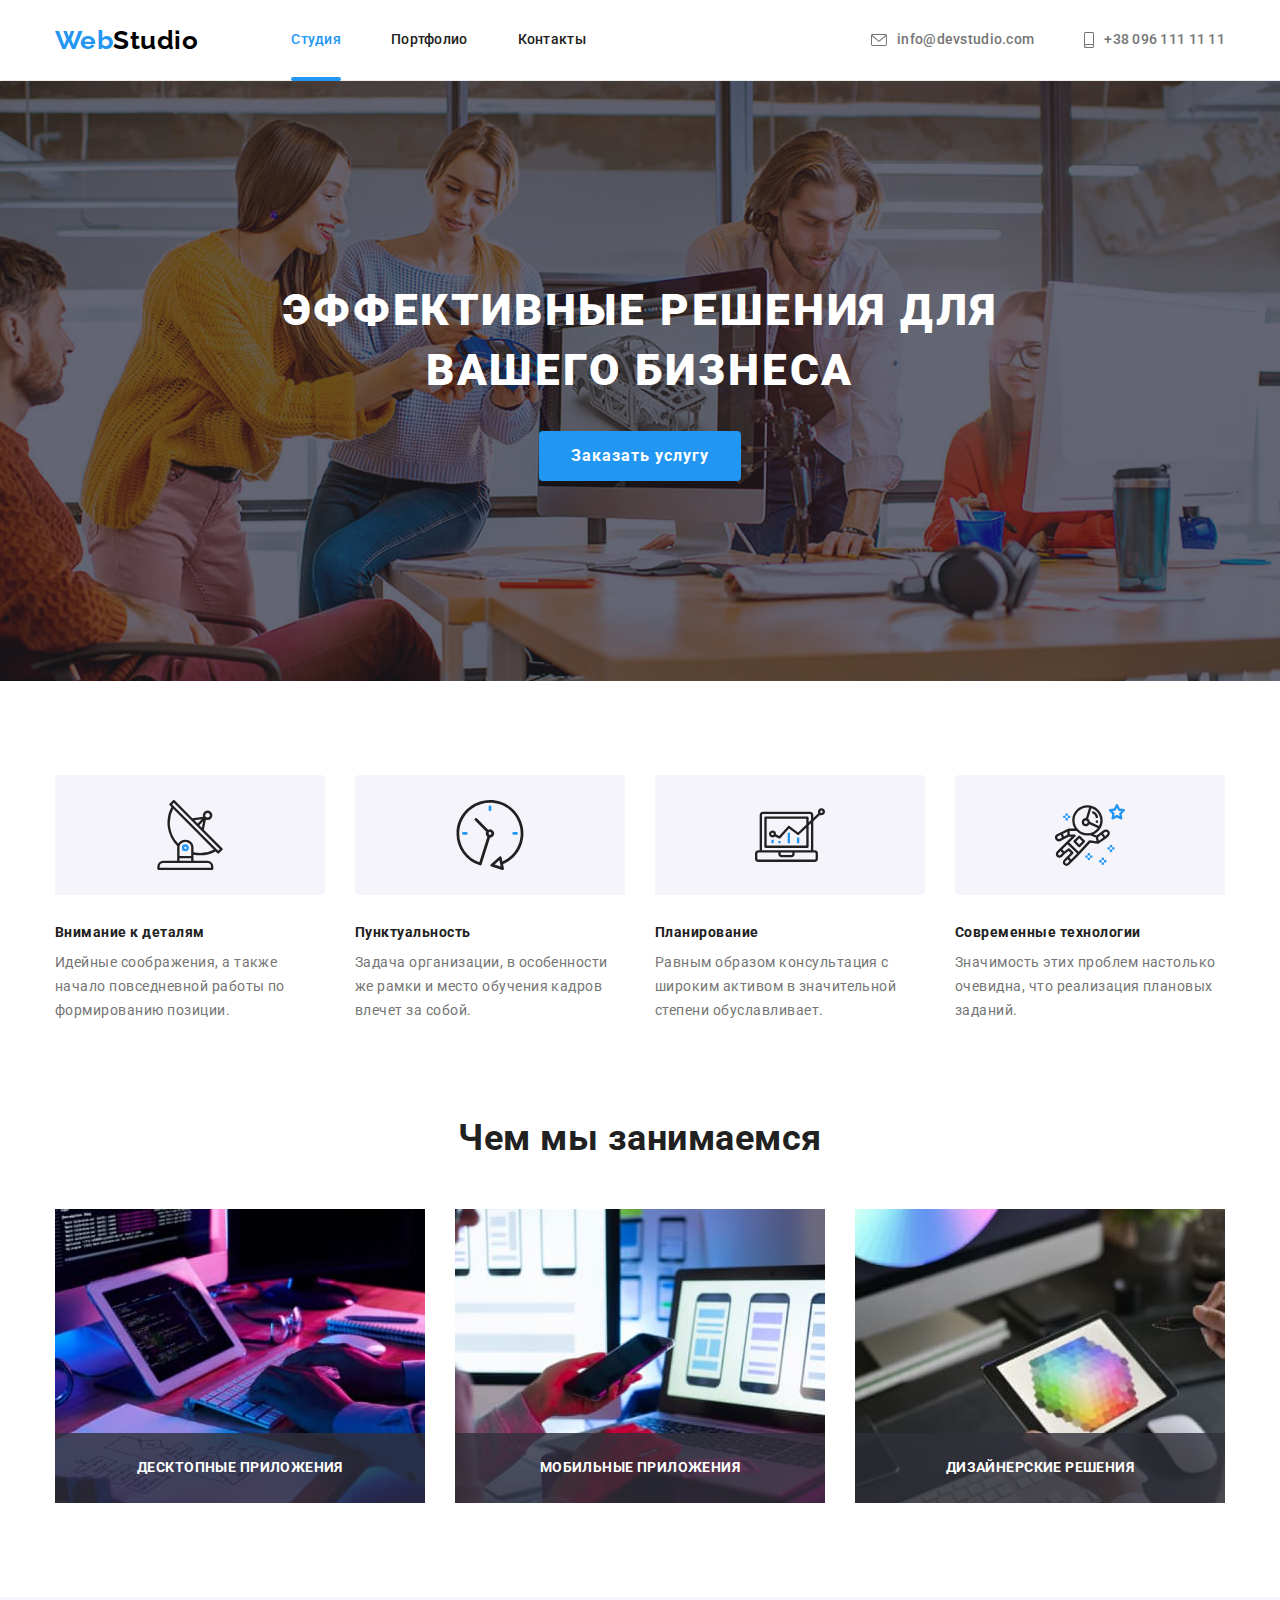
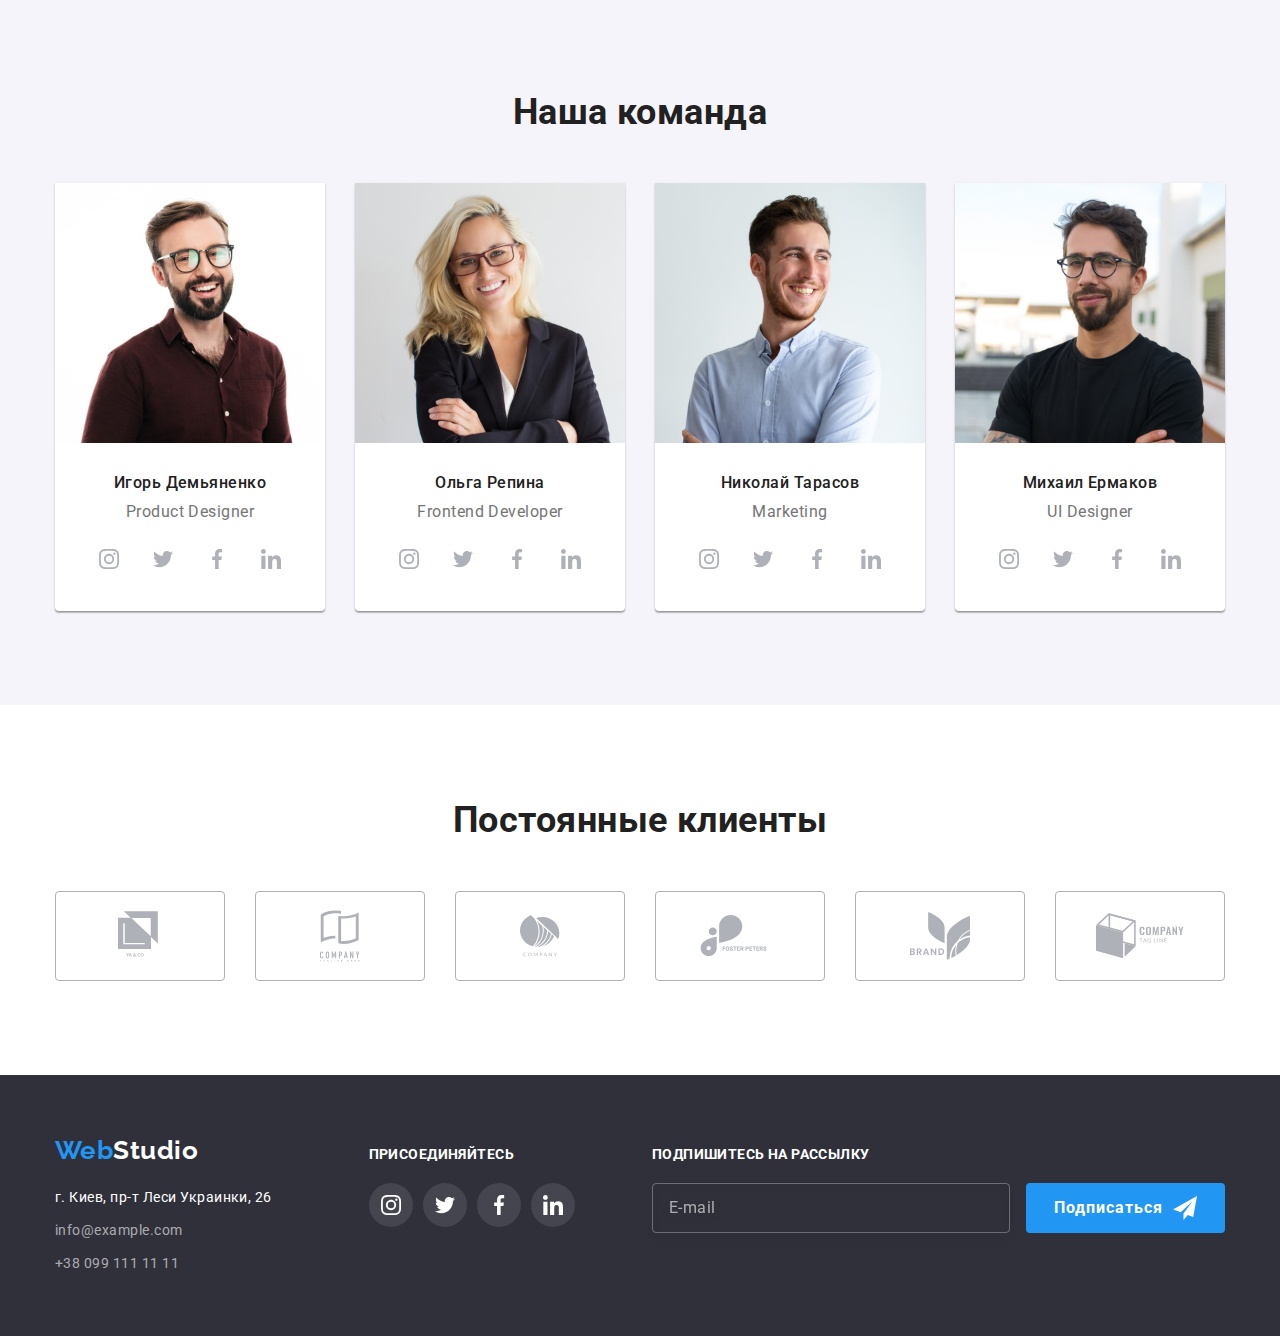
<file: index.html>
<!DOCTYPE html>
<html lang="ru">
  <head>
    <meta charset="UTF-8" />
    <meta http-equiv="X-UA-Compatible" content="IE=edge" />
    <meta name="viewport" content="width=device-width, initial-scale=1.0" />
    <link
      rel="stylesheet"
      href="https://cdnjs.cloudflare.com/ajax/libs/modern-normalize/1.0.0/modern-normalize.css"
    />
    <link rel="preconnect" href="https://fonts.gstatic.com" />
    <link
      href="https://fonts.googleapis.com/css2?family=Raleway&family=Roboto:wght@400;500;700;900&display=swap"
      rel="stylesheet"
    />
    <link href="./css/styles.css" rel="stylesheet" />
    <title>WebStudio</title>
  </head>

  <body>
    <header class="header">
      <div class="main-header container">
        <nav class="main-navigation">
          <a class="logo link" href="./index.html"><span>Web</span>Studio</a>
          <ul class="nav list">
            <li class="item">
              <a class="nav-link link current" href="./index.html">Студия</a>
            </li>
            <li class="item">
              <a class="nav-link link" href="./portfolio.html">Портфолио</a>
            </li>
            <li class="item"><a class="nav-link link" href="">Контакты</a></li>
          </ul>
        </nav>

        <ul class="contacts list">
          <li class="item">
            <a class="contacts-link link" href="mailto:info@devstudio.com">
              <svg width="16" height="12">
                <use href="./images/icons/sprite.svg#icon-envelope"></use>
              </svg>
              info@devstudio.com</a
            >
          </li>
          <li class="item">
            <a class="contacts-link link" href="tel:+380961111111">
              <svg width="10" height="16">
                <use href="./images/icons/sprite.svg#icon-smartphone"></use>
              </svg>
              +38 096 111 11 11</a
            >
          </li>
        </ul>
      </div>
    </header>

    <main>
      <section class="hero">
        <div class="container hero-content">
          <div class="">
            <h1 class="hero-title">Эффективные решения для вашего бизнеса</h1>
            <button class="hero-button" type="button" data-modal-open>
              Заказать услугу
            </button>
          </div>
        </div>
      </section>

      <section class="advantages section container">
        <h2 class="visually-hidden">Наши преимущества</h2>
        <ul class="advantages-list list">
          <li class="advantages-list-item">
            <div class="advantages-card-thumb">
              <svg width="70px" height="70px">
                <use href="./images/icons/sprite.svg#icon-antenna"></use>
              </svg>
            </div>
            <h3>Внимание к деталям</h3>
            <p>
              Идейные соображения, а также начало повседневной работы по формированию
              позиции.
            </p>
          </li>

          <li class="advantages-list-item">
            <div class="advantages-card-thumb">
              <svg width="70px" height="70px">
                <use href="./images/icons/sprite.svg#icon-clock"></use>
              </svg>
            </div>
            <h3>Пунктуальность</h3>
            <p>
              Задача организации, в особенности же рамки и место обучения кадров влечет за
              собой.
            </p>
          </li>

          <li class="advantages-list-item">
            <div class="advantages-card-thumb">
              <svg width="70px" height="70px">
                <use href="./images/icons/sprite.svg#icon-diagram"></use>
              </svg>
            </div>
            <h3>Планирование</h3>
            <p>
              Равным образом консультация с широким активом в значительной степени
              обуславливает.
            </p>
          </li>

          <li class="advantages-list-item">
            <div class="advantages-card-thumb">
              <svg width="70px" height="70px">
                <use href="./images/icons/sprite.svg#icon-astronaut"></use>
              </svg>
            </div>
            <h3>Современные технологии</h3>
            <p>
              Значимость этих проблем настолько очевидна, что реализация плановых заданий.
            </p>
          </li>
        </ul>
      </section>

      <section class="work-examples section container">
        <h2 class="title">Чем мы занимаемся</h2>
        <ul class="list">
          <li class="work-examples-list-item">
            <div class="img-thumb">
              <img
                src="./images/index/works/example1.jpg"
                alt="Сотрудник работает с кодом"
                width="370"
                height="294"
              />
              <h3>Десктопные приложения</h3>
            </div>
          </li>

          <li class="work-examples-list-item">
            <div class="img-thumb">
              <img
                src="./images/index/works/example2.jpg"
                alt="Сотрудник проверяет мобильную верстку"
                width="370"
                height="294"
              />
              <h3>Мобильные приложения</h3>
            </div>
          </li>

          <li class="work-examples-list-item">
            <div class="img-thumb">
              <img
                src="./images/index/works/example3.jpg"
                alt="Дизайнер работает с палитрой"
                width="370"
                height="294"
              />
              <h3>Дизайнерские решения</h3>
            </div>
          </li>
        </ul>
      </section>

      <section class="team section">
        <div class="container">
          <h2 class="title">Наша команда</h2>
          <ul class="team-list list">
            <li class="team-list-item">
              <div class="img-thumb">
                <img
                  src="./images/index/our-team/employee3.jpg"
                  alt="Фото Игоря Демьяненко"
                  width="270"
                  height="260"
                />
              </div>
              <div class="team-list-card-content">
                <h3>Игорь Демьяненко</h3>
                <p>Product Designer</p>

                <ul class="social-links-list list">
                  <li class="social-list-item">
                    <a class="social-link" href="">
                      <svg width="20px" height="20px">
                        <use href="./images/icons/sprite.svg#icon-instagram"></use>
                      </svg>
                    </a>
                  </li>
                  <li class="social-list-item">
                    <a class="social-link" href="">
                      <svg width="20px" height="20px">
                        <use href="./images/icons/sprite.svg#icon-twitter"></use>
                      </svg>
                    </a>
                  </li>
                  <li class="social-list-item">
                    <a class="social-link" href="">
                      <svg width="20px" height="20px">
                        <use href="./images/icons/sprite.svg#icon-facebook"></use>
                      </svg>
                    </a>
                  </li>
                  <li class="social-list-item">
                    <a class="social-link" href="">
                      <svg width="20px" height="20px">
                        <use href="./images/icons/sprite.svg#icon-linkedin"></use>
                      </svg>
                    </a>
                  </li>
                </ul>
              </div>
            </li>

            <li class="team-list-item">
              <div class="img-thumb">
                <img
                  src="./images/index/our-team/employee2.jpg"
                  alt="Фото Ольги Репиной"
                  width="270"
                  height="260"
                />
              </div>
              <div class="team-list-card-content">
                <h3>Ольга Репина</h3>
                <p>Frontend Developer</p>

                <ul class="social-links-list list">
                  <li class="social-list-item">
                    <a class="social-link" href="">
                      <svg width="20px" height="20px">
                        <use href="./images/icons/sprite.svg#icon-instagram"></use>
                      </svg>
                    </a>
                  </li>
                  <li class="social-list-item">
                    <a class="social-link" href="">
                      <svg width="20px" height="20px">
                        <use href="./images/icons/sprite.svg#icon-twitter"></use>
                      </svg>
                    </a>
                  </li>
                  <li class="social-list-item">
                    <a class="social-link" href="">
                      <svg width="20px" height="20px">
                        <use href="./images/icons/sprite.svg#icon-facebook"></use>
                      </svg>
                    </a>
                  </li>
                  <li class="social-list-item">
                    <a class="social-link" href="">
                      <svg width="20px" height="20px">
                        <use href="./images/icons/sprite.svg#icon-linkedin"></use>
                      </svg>
                    </a>
                  </li>
                </ul>
              </div>
            </li>

            <li class="team-list-item">
              <div class="img-thumb">
                <img
                  src="./images/index/our-team/employee1.jpg"
                  alt="Фото Николая Тарасова"
                  width="270"
                  height="260"
                />
              </div>
              <div class="team-list-card-content">
                <h3>Николай Тарасов</h3>
                <p>Marketing</p>

                <ul class="social-links-list list">
                  <li class="social-list-item">
                    <a class="social-link" href="">
                      <svg width="20px" height="20px">
                        <use href="./images/icons/sprite.svg#icon-instagram"></use>
                      </svg>
                    </a>
                  </li>
                  <li class="social-list-item">
                    <a class="social-link" href="">
                      <svg width="20px" height="20px">
                        <use href="./images/icons/sprite.svg#icon-twitter"></use>
                      </svg>
                    </a>
                  </li>
                  <li class="social-list-item">
                    <a class="social-link" href="">
                      <svg width="20px" height="20px">
                        <use href="./images/icons/sprite.svg#icon-facebook"></use>
                      </svg>
                    </a>
                  </li>
                  <li class="social-list-item">
                    <a class="social-link" href="">
                      <svg width="20px" height="20px">
                        <use href="./images/icons/sprite.svg#icon-linkedin"></use>
                      </svg>
                    </a>
                  </li>
                </ul>
              </div>
            </li>

            <li class="team-list-item">
              <div class="img-thumb">
                <img
                  src="./images/index/our-team/employee4.jpg"
                  alt="Фото Михаила Ермакова"
                  width="270"
                  height="260"
                />
              </div>
              <div class="team-list-card-content">
                <h3>Михаил Ермаков</h3>
                <p>UI Designer</p>

                <ul class="social-links-list list">
                  <li class="social-list-item">
                    <a class="social-link" href="">
                      <svg width="20px" height="20px">
                        <use href="./images/icons/sprite.svg#icon-instagram"></use>
                      </svg>
                    </a>
                  </li>
                  <li class="social-list-item">
                    <a class="social-link" href="">
                      <svg width="20px" height="20px">
                        <use href="./images/icons/sprite.svg#icon-twitter"></use>
                      </svg>
                    </a>
                  </li>
                  <li class="social-list-item">
                    <a class="social-link" href="">
                      <svg width="20px" height="20px">
                        <use href="./images/icons/sprite.svg#icon-facebook"></use>
                      </svg>
                    </a>
                  </li>
                  <li class="social-list-item">
                    <a class="social-link" href="">
                      <svg width="20px" height="20px">
                        <use href="./images/icons/sprite.svg#icon-linkedin"></use>
                      </svg>
                    </a>
                  </li>
                </ul>
              </div>
            </li>
          </ul>
        </div>
      </section>
      <section class="section">
        <div class="container">
          <h2 class="title">Постоянные клиенты</h2>
          <ul class="clients-list list">
            <li class="clients-list-item">
              <a class="clients-link" href="">
                <svg width="44px" height="49px">
                  <use href="./images/icons/sprite.svg#icon-logo-1"></use>
                </svg>
              </a>
            </li>
            <li class="clients-list-item">
              <a class="clients-link" href="">
                <svg width="40px" height="52px">
                  <use href="./images/icons/sprite.svg#icon-logo-2"></use>
                </svg>
              </a>
            </li>
            <li class="clients-list-item">
              <a class="clients-link" href="">
                <svg width="40px" height="42px">
                  <use href="./images/icons/sprite.svg#icon-logo-3"></use>
                </svg>
              </a>
            </li>
            <li class="clients-list-item">
              <a class="clients-link" href="">
                <svg width="80px" height="42px">
                  <use href="./images/icons/sprite.svg#icon-logo-4"></use>
                </svg>
              </a>
            </li>
            <li class="clients-list-item">
              <a class="clients-link" href="">
                <svg width="60px" height="48px">
                  <use href="./images/icons/sprite.svg#icon-logo-5"></use>
                </svg>
              </a>
            </li>
            <li class="clients-list-item">
              <a class="clients-link" href="">
                <svg width="88px" height="46px">
                  <use href="./images/icons/sprite.svg#icon-logo-6"></use>
                </svg>
              </a>
            </li>
          </ul>
        </div>
      </section>

      <div class="backdrop is-hidden" data-modal>
        <div class="modal">
          <button class="button-close" data-modal-close>
            <svg width="11px" height="11px">
              <use href="./images/icons/sprite.svg#icon-close"></use>
            </svg>
          </button>
          <p>Оставьте свои данные, мы вам перезвоним</p>
          <form class="form-call-back">
            <div class="form-input-block">
              <label class="label">Имя</label>
              <div class="input-box">
                <input
                  type="text"
                  name="name"
                  placeholder=" "
                  class="modal-input"
                  minlength="3"
                  required
                  autocomplete="off"
                />
                <svg width="18px" height="18px" class="input-box-modal-svg">
                  <use href="./images/icons/sprite.svg#icon-person"></use>
                </svg>
              </div>
            </div>

            <div class="form-input-block">
              <label class="label">Телефон</label>
              <div class="input-box">
                <input
                  type="tel"
                  name="tel"
                  placeholder=" "
                  class="modal-input"
                  pattern="^(\s*)?(\+)?([- _():=+]?\d[- _():=+]?){10,14}(\s*)?$"
                  autocomplete="off"
                  title="8(0XX)XXX-XX-XX"
                />
                <svg width="18px" height="18px" class="input-box-modal-svg">
                  <use href="./images/icons/sprite.svg#icon-phone"></use>
                </svg>
              </div>
            </div>

            <div class="form-input-block">
              <label class="label">Почта</label>
              <div class="input-box">
                <input
                  type="email"
                  name="email"
                  placeholder=" "
                  class="modal-input"
                  required
                  autocomplete="off"
                />
                <svg width="18px" height="18px" class="input-box-modal-svg">
                  <use href="./images/icons/sprite.svg#icon-email"></use>
                </svg>
              </div>
            </div>

            <div class="form-input-block">
              <label class="label" for="comment">Комментарий</label>
              <textarea
                name="comment"
                placeholder="Введите текст"
                id="comment"
              ></textarea>
            </div>

            <label for="checkbox" class="license-block">
              <input type="checkbox" id="checkbox" class="checkbox" />
              <svg class="icon-checkbox" width="16px" height="15px">
                <use href="./images/icons/sprite.svg#icon-check"></use>
              </svg>
              Соглашаюсь с рассылкой и принимаю&nbsp;
              <a class="license-link" href="">Условия договора</a>
            </label>

            <button type="submit" class="button-submit">Отправить</button>
          </form>
        </div>
      </div>
    </main>

    <footer class="main-footer">
      <div class="container">
        <div class="footer-left-side">
          <a class="logo link" href="./index.html"><span>Web</span>Studio</a>
          <address>
            <a
              class="addr link"
              href="https://goo.gl/maps/gtUZTxb6qpNCEkmY6"
              target="_blank"
              rel="noopener noreferrer nofollow"
            >
              г. Киев, пр-т Леси Украинки, 26
            </a>
            <a class="mail link" href="mailto:info@example.com">info@example.com</a>
            <a class="tel link" href="tel:+380991111111">+38 099 111 11 11</a>
          </address>
        </div>
        <div class="footer-center">
          <b>Присоединяйтесь</b>
          <ul class="social-links-list list">
            <li class="social-list-item">
              <a class="social-link" href="">
                <svg width="20px" height="20px">
                  <use href="./images/icons/sprite.svg#icon-instagram"></use>
                </svg>
              </a>
            </li>
            <li class="social-list-item">
              <a class="social-link" href="">
                <svg width="20px" height="20px">
                  <use href="./images/icons/sprite.svg#icon-twitter"></use>
                </svg>
              </a>
            </li>
            <li class="social-list-item">
              <a class="social-link" href="">
                <svg width="20px" height="20px">
                  <use href="./images/icons/sprite.svg#icon-facebook"></use>
                </svg>
              </a>
            </li>
            <li class="social-list-item">
              <a class="social-link" href="">
                <svg width="20px" height="20px">
                  <use href="./images/icons/sprite.svg#icon-linkedin"></use>
                </svg>
              </a>
            </li>
          </ul>
        </div>
        <div class="footer-right-side">
          <b>Подпишитесь на рассылку</b>
          <form>
            <input
              type="email"
              name="subscribe-email"
              class="subscribe-email"
              placeholder="E-mail"
              autocomplete="off"
            />
            <button type="submit" class="subscribe-submit-btn">
              Подписаться
              <svg width="24px" height="24px">
                <use href="./images/icons/sprite.svg#icon-subscribe"></use>
              </svg>
            </button>
          </form>
        </div>
      </div>
    </footer>

    <script src="./js/modal.js"></script>
  </body>
</html>
</file>
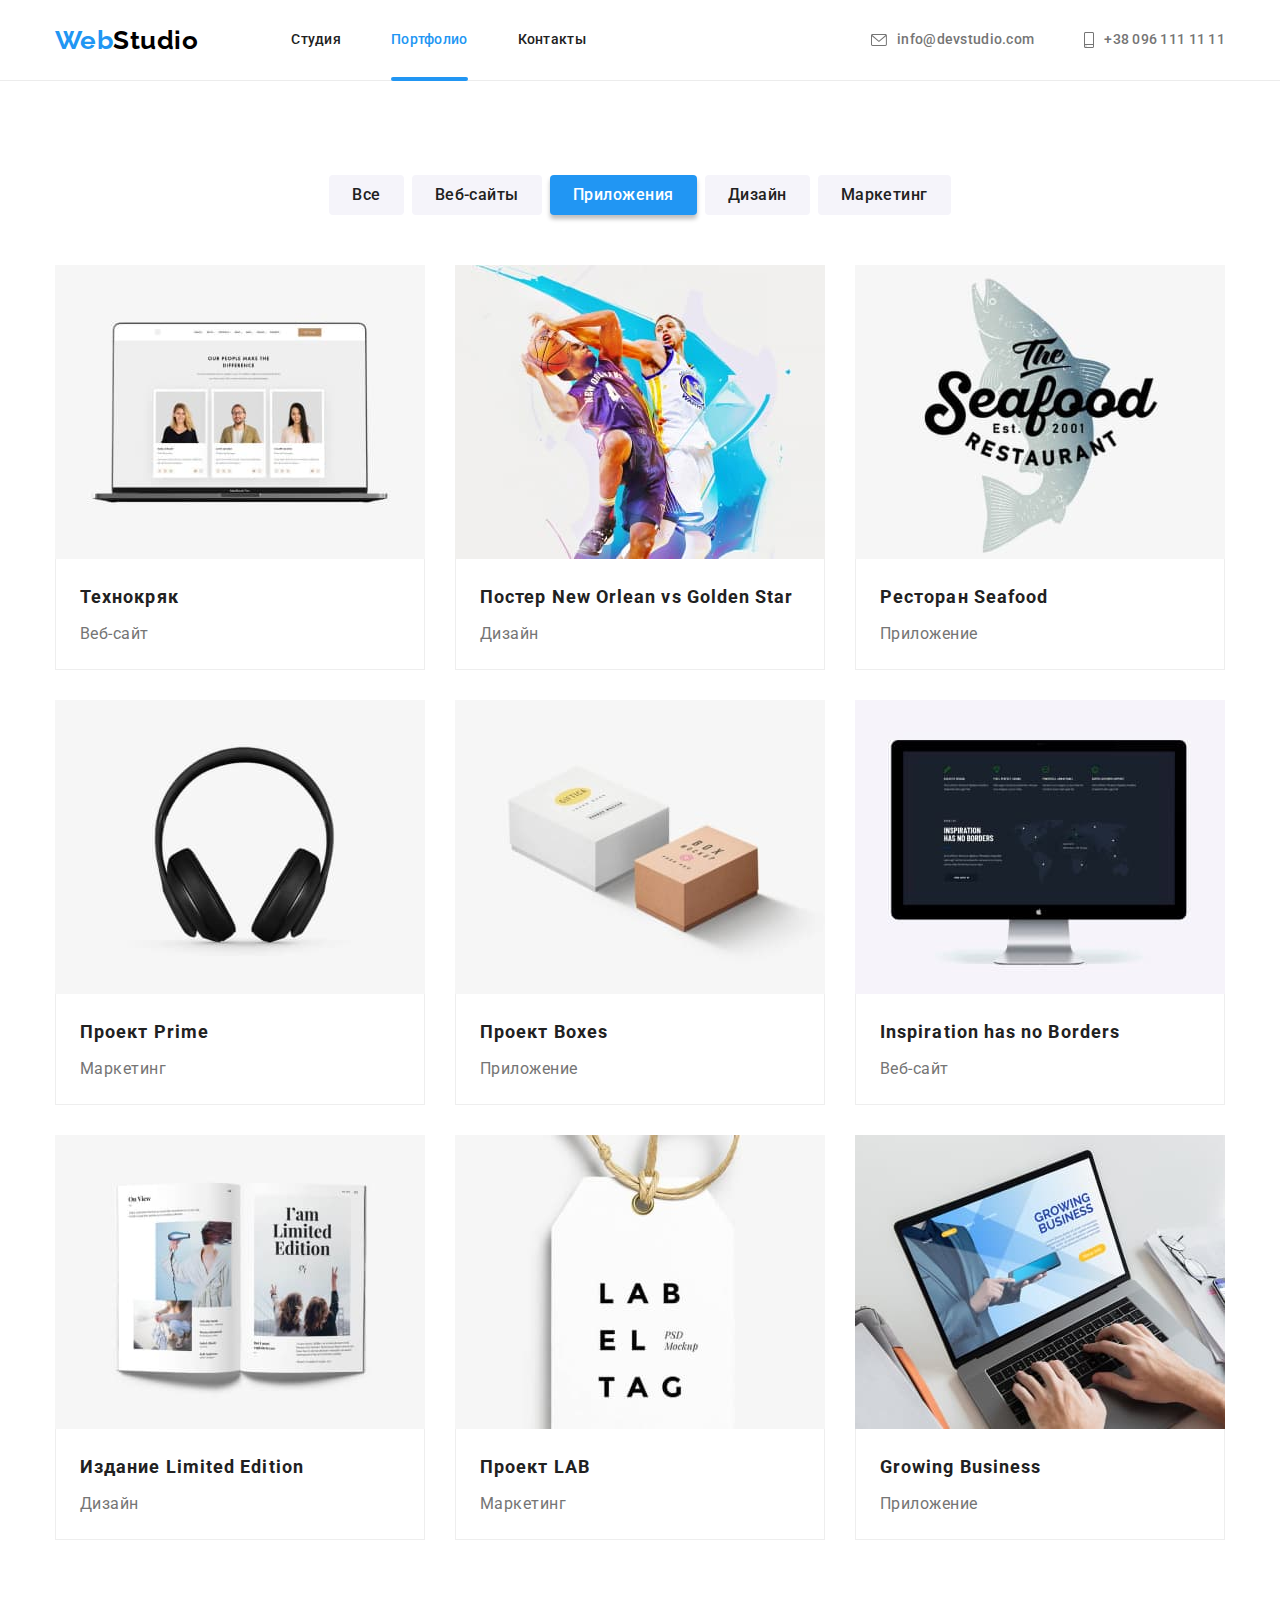
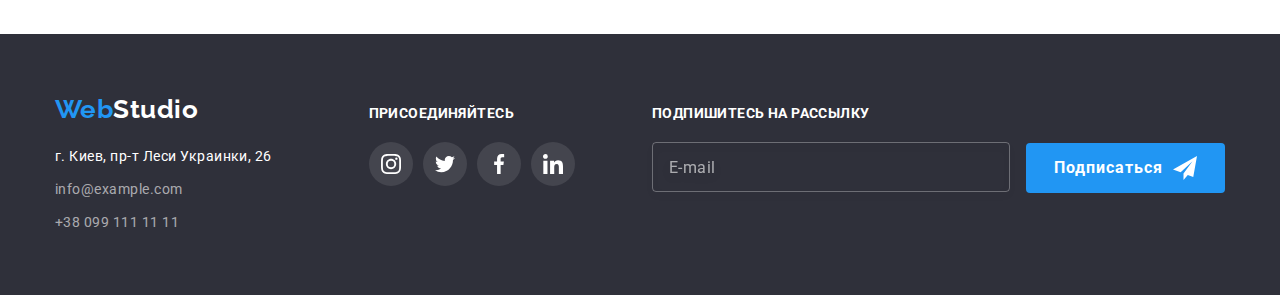
<file: portfolio.html>
<!DOCTYPE html>
<html lang="ru">
  <head>
    <meta charset="UTF-8" />
    <meta http-equiv="X-UA-Compatible" content="IE=edge" />
    <meta name="viewport" content="width=device-width, initial-scale=1.0" />
    <link
      rel="stylesheet"
      href="https://cdnjs.cloudflare.com/ajax/libs/modern-normalize/1.0.0/modern-normalize.css"
    />
    <link rel="preconnect" href="https://fonts.gstatic.com" />
    <link
      href="https://fonts.googleapis.com/css2?family=Raleway&family=Roboto:wght@400;500;700;900&display=swap"
      rel="stylesheet"
    />
    <link rel="stylesheet" href="./css/styles.css" />
    <title>WebStudio</title>
  </head>
  <body>
    <header class="header">
      <div class="main-header container">
        <nav class="main-navigation">
          <a class="logo link" href="./index.html"><span>Web</span>Studio</a>
          <ul class="nav list">
            <li class="item"><a class="nav-link link" href="./index.html">Студия</a></li>
            <li class="item">
              <a class="nav-link link current" href="./portfolio.html">Портфолио</a>
            </li>
            <li class="item"><a class="nav-link link" href="">Контакты</a></li>
          </ul>
        </nav>

        <ul class="contacts list">
          <li class="item">
            <a class="contacts-link link" href="mailto:info@devstudio.com">
              <svg width="16" height="12">
                <use href="./images/icons/sprite.svg#icon-envelope"></use>
              </svg>
              info@devstudio.com</a
            >
          </li>
          <li class="item">
            <a class="contacts-link link" href="tel:+380961111111">
              <svg width="10" height="16">
                <use href="./images/icons/sprite.svg#icon-smartphone"></use>
              </svg>
              +38 096 111 11 11</a
            >
          </li>
        </ul>
      </div>
    </header>

    <main>
      <section class="section">
        <div class="container">
          <h1 class="visually-hidden">Наши работы</h1>
          <ul class="filter list">
            <li class="item">
              <input
                type="radio"
                name="filter"
                value="1"
                class="radio-input visually-hidden"
                id="filter1"
              />
              <label for="filter1" class="filter-button">Все</label>
            </li>

            <li class="item">
              <input
                type="radio"
                name="filter"
                value="2"
                class="radio-input visually-hidden"
                id="filter2"
              />
              <label for="filter2" class="filter-button">Веб-сайты</label>
            </li>

            <li class="item">
              <input
                type="radio"
                name="filter"
                value="3"
                class="radio-input visually-hidden"
                id="filter3"
                checked
              />
              <label for="filter3" class="filter-button">Приложения</label>
            </li>

            <li class="item">
              <input
                type="radio"
                name="filter"
                value="4"
                class="radio-input visually-hidden"
                id="filter4"
              />
              <label for="filter4" class="filter-button">Дизайн</label>
            </li>

            <li class="item">
              <input
                type="radio"
                name="filter"
                value="5"
                class="radio-input visually-hidden"
                id="filter5"
              />
              <label for="filter5" class="filter-button">Маркетинг</label>
            </li>
          </ul>
          <ul class="works-list list">
            <li class="item">
              <a class="works-list-item link" href="">
                <div class="img-thumb">
                  <img
                    src="./images/portfolio/works/work1.jpg"
                    alt="Скриншот веб-сайта"
                    width="370"
                    height="294"
                  />
                  <p class="works-list-item-overlay">
                    Технокряк это современная площадка распространения коронавируса.
                    Компании используют эту платформу для цифрового шпионажа и атак на
                    защищённые сервера конкурентов.
                  </p>
                </div>
                <div class="descr">
                  <h2>Технокряк</h2>
                  <p>Веб-сайт</p>
                </div>
              </a>
            </li>

            <li class="item">
              <a class="works-list-item link" href="">
                <div class="img-thumb">
                  <img
                    src="./images/portfolio/works/work2.jpg"
                    alt="Пример постера"
                    width="370"
                    height="294"
                  />
                  <p class="works-list-item-overlay">
                    Технокряк это современная площадка распространения коронавируса.
                    Компании используют эту платформу для цифрового шпионажа и атак на
                    защищённые сервера конкурентов.
                  </p>
                </div>
                <div class="descr">
                  <h2>Постер New Orlean vs Golden Star</h2>
                  <p>Дизайн</p>
                </div>
              </a>
            </li>

            <li class="item">
              <a class="works-list-item link" href="">
                <div class="img-thumb">
                  <img
                    src="./images/portfolio/works/work3.jpg"
                    alt="Фото приложения для ресторана"
                    width="370"
                    height="294"
                  />
                  <p class="works-list-item-overlay">
                    Технокряк это современная площадка распространения коронавируса.
                    Компании используют эту платформу для цифрового шпионажа и атак на
                    защищённые сервера конкурентов.
                  </p>
                </div>
                <div class="descr">
                  <h2>Ресторан Seafood</h2>
                  <p>Приложение</p>
                </div>
              </a>
            </li>
            <li class="item">
              <a class="works-list-item link" href="">
                <div class="img-thumb">
                  <img
                    src="./images/portfolio/works/work4.jpg"
                    alt="Проект Prime"
                    width="370"
                    height="294"
                  />
                  <p class="works-list-item-overlay">
                    Технокряк это современная площадка распространения коронавируса.
                    Компании используют эту платформу для цифрового шпионажа и атак на
                    защищённые сервера конкурентов.
                  </p>
                </div>
                <div class="descr">
                  <h2>Проект Prime</h2>
                  <p>Маркетинг</p>
                </div>
              </a>
            </li>
            <li class="item">
              <a class="works-list-item link" href="">
                <div class="img-thumb">
                  <img
                    src="./images/portfolio/works/work5.jpg"
                    alt="Проект Boxes"
                    width="370"
                    height="294"
                  />
                  <p class="works-list-item-overlay">
                    Технокряк это современная площадка распространения коронавируса.
                    Компании используют эту платформу для цифрового шпионажа и атак на
                    защищённые сервера конкурентов.
                  </p>
                </div>
                <div class="descr">
                  <h2>Проект Boxes</h2>
                  <p>Приложение</p>
                </div>
              </a>
            </li>
            <li class="item">
              <a class="works-list-item link" href="">
                <div class="img-thumb">
                  <img
                    src="./images/portfolio/works/work6.jpg"
                    alt="Скриншот веб-сайта"
                    width="370"
                    height="294"
                  />
                  <p class="works-list-item-overlay">
                    Технокряк это современная площадка распространения коронавируса.
                    Компании используют эту платформу для цифрового шпионажа и атак на
                    защищённые сервера конкурентов.
                  </p>
                </div>
                <div class="descr">
                  <h2>Inspiration has no Borders</h2>
                  <p>Веб-сайт</p>
                </div>
              </a>
            </li>
            <li class="item">
              <a class="works-list-item link" href="">
                <div class="img-thumb">
                  <img
                    src="./images/portfolio/works/work7.jpg"
                    alt="Фото дизайна - разворот книги"
                    width="370"
                    height="294"
                  />
                  <p class="works-list-item-overlay">
                    Технокряк это современная площадка распространения коронавируса.
                    Компании используют эту платформу для цифрового шпионажа и атак на
                    защищённые сервера конкурентов.
                  </p>
                </div>
                <div class="descr">
                  <h2>Издание Limited Edition</h2>
                  <p>Дизайн</p>
                </div>
              </a>
            </li>
            <li class="item">
              <a class="works-list-item link" href="">
                <div class="img-thumb">
                  <img
                    src="./images/portfolio/works/work8.jpg"
                    alt="Проект LAB"
                    width="370"
                    height="294"
                  />
                  <p class="works-list-item-overlay">
                    Технокряк это современная площадка распространения коронавируса.
                    Компании используют эту платформу для цифрового шпионажа и атак на
                    защищённые сервера конкурентов.
                  </p>
                </div>
                <div class="descr">
                  <h2>Проект LAB</h2>
                  <p>Маркетинг</p>
                </div>
              </a>
            </li>
            <li class="item">
              <a class="works-list-item link" href="">
                <div class="img-thumb">
                  <img
                    src="./images/portfolio/works/work9.jpg"
                    alt="Приложения для бизнеса"
                    width="370"
                    height="294"
                  />
                  <p class="works-list-item-overlay">
                    Технокряк это современная площадка распространения коронавируса.
                    Компании используют эту платформу для цифрового шпионажа и атак на
                    защищённые сервера конкурентов.
                  </p>
                </div>
                <div class="descr">
                  <h2>Growing Business</h2>
                  <p>Приложение</p>
                </div>
              </a>
            </li>
          </ul>
        </div>
      </section>
    </main>
    <footer class="main-footer">
      <div class="container">
        <div class="footer-left-side">
          <a class="logo link" href="./index.html"><span>Web</span>Studio</a>
          <address>
            <a
              class="addr link"
              href="https://goo.gl/maps/gtUZTxb6qpNCEkmY6"
              target="_blank"
              rel="noopener noreferrer nofollow"
            >
              г. Киев, пр-т Леси Украинки, 26
            </a>
            <a class="mail link" href="mailto:info@example.com">info@example.com</a>
            <a class="tel link" href="tel:+380991111111">+38 099 111 11 11</a>
          </address>
        </div>
        <div class="footer-center">
          <b>Присоединяйтесь</b>
          <ul class="social-links-list list">
            <li class="social-list-item">
              <a class="social-link" href="">
                <svg width="20px" height="20px">
                  <use href="./images/icons/sprite.svg#icon-instagram"></use>
                </svg>
              </a>
            </li>
            <li class="social-list-item">
              <a class="social-link" href="">
                <svg width="20px" height="20px">
                  <use href="./images/icons/sprite.svg#icon-twitter"></use>
                </svg>
              </a>
            </li>
            <li class="social-list-item">
              <a class="social-link" href="">
                <svg width="20px" height="20px">
                  <use href="./images/icons/sprite.svg#icon-facebook"></use>
                </svg>
              </a>
            </li>
            <li class="social-list-item">
              <a class="social-link" href="">
                <svg width="20px" height="20px">
                  <use href="./images/icons/sprite.svg#icon-linkedin"></use>
                </svg>
              </a>
            </li>
          </ul>
        </div>
        <div class="footer-right-side">
          <b>Подпишитесь на рассылку</b>
          <form>
            <input
              type="email"
              name="subscribe-email"
              class="subscribe-email"
              placeholder="E-mail"
              autocomplete="off"
            />
            <button type="submit" class="subscribe-submit-btn">
              Подписаться
              <svg width="24px" height="24px">
                <use href="./images/icons/sprite.svg#icon-subscribe"></use>
              </svg>
            </button>
          </form>
        </div>
      </div>
    </footer>
  </body>
</html>
</file>
<file: css/styles.css>
:root {
  --items-set-gap: 30px;
  --primary-text-color: #757575;
  --title-text-color: #212121;
  --primary-white-color: #ffffff;
  --accent-color: #2196f3;
  --hero-btn-accent-color: #188ce8;
  --main-black-color: #000000;
  --hero-overlay: 47, 48, 58, 0.4;
  --border: #eeeeee;
  --border-modal-close-button: rgba(0, 0, 0, 0.1);
  --border-modal-inputs: 1px solid rgba(33, 33, 33, 0.2);
  --header-border: #ececec;
  --icons-color: #afb1b8;
  --background-hero-color: #c4c4c4;
  --background-light: #f5f4fa;
  --background-work-examples: rgba(47, 48, 58, 0.8);
  --background-work-list-item-overlay: rgba(33, 150, 243, 0.9);
  --background-modal-backdrop: rgba(0, 0, 0, 0.2);
  --works-card-box-shadow: 0px 4px 4px rgba(0, 0, 0, 0.25);
  --box-shadow-modal-submit-button: 0px 4px 4px rgba(0, 0, 0, 0.25);
  --box-shadow-modal-submit-button-hover: 0px 4px 4px rgba(0, 0, 0, 0.15);
  --team-card-box-shadow: 0px 1px 3px rgba(0, 0, 0, 0.12), 0px 1px 1px rgba(0, 0, 0, 0.14),
    0px 2px 1px rgba(0, 0, 0, 0.2);
  --placeholder-modal-color: rgba(117, 117, 117, 0.5);
  --placeholder-subscribe-color: rgba(255, 255, 255, 0.6);

  --main-font: 'Roboto', sans-serif;
  --secondary-font: 'Raleway', sans-serif;
  --main-letter-spacing: 0.03em;
  --main-font-weight: 400;

  --main-animation: cubic-bezier(0.4, 0, 0.2, 1);
}

/*  === Сброс стилей и глобальные стили === */
body {
  font-family: var(--main-font);
  font-weight: var(--main-font-weight);
  letter-spacing: var(--main-letter-spacing);
  color: var(--primary-text-color);
}

h1,
h2,
h3 {
  margin: 0;
}

ul,
p {
  margin: 0;
  padding: 0;
}

img {
  display: block;
  max-width: 100%;
}

.link {
  text-decoration: none;
  color: inherit;
}

.list {
  list-style: none;
}

.visually-hidden {
  position: absolute;
  clip: rect(0 0 0 0);
  width: 1px;
  height: 1px;
  margin: -1px;
}

.container {
  margin-left: auto;
  margin-right: auto;
  width: 1200px;
  padding-left: 15px;
  padding-right: 15px;
}

/* === Header === */
.logo {
  margin-right: 93px;

  font-family: var(--secondary-font);
  font-weight: 700;
  font-size: 26px;
  line-height: 1.19;

  color: var(--main-black-color);
}

.nav-link {
  padding-top: 32px;
  padding-bottom: 32px;
}

.nav-link,
.contacts-link {
  display: block;

  font-size: 14px;
  font-weight: 500;
  line-height: 1.14;
  letter-spacing: 0.02em;

  transition: color 250ms var(--main-animation);
}

.contacts-link {
  display: flex;
  align-items: center;
  padding-top: 32px;
  padding-bottom: 32px;
}

.contacts-link > svg {
  margin-right: 10px;
  fill: currentColor;
}

.nav-link {
  position: relative;
  color: var(--title-text-color);
}

.nav-link:hover,
.nav-link:focus,
.contacts-link:hover,
.contacts-link:focus,
.logo span,
.nav-link.current {
  color: var(--accent-color);
}

.current::after {
  position: absolute;
  bottom: -1px;
  display: block;
  content: '';
  width: 100%;
  height: 4px;
  border-radius: 2px;
  background-color: var(--accent-color);
}

.main-header {
  display: flex;
  justify-content: space-between;
  align-items: center;
}

.main-navigation {
  display: flex;
  align-items: center;
}

.nav,
.contacts {
  display: flex;
}

.nav > .item:not(:first-child),
.contacts > .item:not(:first-child) {
  margin-left: 50px;
}

.header {
  border-bottom: 1px solid var(--header-border);
}

/* === CSS for portfolio.html === */

.section {
  padding-top: 94px;
  padding-bottom: 94px;
}

.filter {
  display: flex;
  justify-content: center;
  margin-bottom: 50px;
}

.filter > .item:not(:first-child) {
  margin-left: 8px;
}

.filter-button {
  display: inline-block;
  border: none;
  border-radius: 4px;
  padding: 6px 22px;

  font-family: inherit;
  font-size: 16px;
  font-weight: 500;
  line-height: 1.63;
  letter-spacing: inherit;
  text-align: center;
  cursor: pointer;
  border: 1px solid transparent;

  transition: background-color 250ms var(--main-animation),
    color 250ms var(--main-animation), box-shadow 250ms var(--main-animation);

  background-color: var(--background-light);
  color: var(--title-text-color);
}

.radio-input:checked + .filter-button {
  box-shadow: 0px 4px 4px rgba(0, 0, 0, 0.25);
  background-color: var(--accent-color);
  color: var(--primary-white-color);
}

.radio-input:focus + .filter-button {
  border: 1px solid black;
}

.filter-button:focus,
.filter-button:hover {
  box-shadow: 0px 4px 4px rgba(0, 0, 0, 0.25);
  background-color: var(--accent-color);
  color: var(--primary-white-color);
}

.works-list-item {
  display: block;

  box-shadow: none;
  transition: box-shadow 250ms var(--main-animation);
}

.works-list-item:focus,
.works-list-item:hover {
  box-shadow: var(--works-card-box-shadow);
}

.works-list-item:focus .works-list-item-overlay,
.works-list-item:hover .works-list-item-overlay {
  transform: translateY(0);
}

.works-list-item-overlay {
  position: absolute;
  top: 0;
  left: 0;
  height: 100%;
  width: 100%;
  display: flex;
  align-items: center;
  padding-left: 24px;
  padding-right: 24px;

  font-weight: var(--main-font-weight);
  font-size: 18px;
  line-height: 1.56;
  letter-spacing: var(--main-letter-spacing);

  transform: translateY(101%);
  transition: transform 250ms var(--main-animation);

  color: var(--primary-white-color);
  background-color: var(--background-work-list-item-overlay);
}

.works-list-item h2 {
  font-size: 18px;
  font-weight: 700;
  line-height: 2;
  letter-spacing: 0.06em;

  color: var(--title-text-color);
}

.descr p {
  font-size: 16px;
  line-height: 1.88;
}

.works-list > .item {
  flex-basis: calc(100% / 3 - var(--items-set-gap));
  margin-left: var(--items-set-gap);
  margin-top: var(--items-set-gap);
}

.works-list {
  display: flex;
  flex-wrap: wrap;
  margin-left: calc(-1 * var(--items-set-gap));
  margin-top: calc(-1 * var(--items-set-gap));
}

.works-list-item > img {
  display: block;
}

.descr {
  padding: 20px 24px;
  border-right-width: 1px;
  border-right-style: solid;
  border-bottom-width: 1px;
  border-bottom-style: solid;
  border-left-width: 1px;
  border-left-style: solid;

  border-right-color: var(--border);
  border-bottom-color: var(--border);
  border-left-color: var(--border);
}

.descr > h2 {
  margin-bottom: 4px;
}

/* === Footer === */

.main-footer {
  background-color: #2f303a;
}

.main-footer .container {
  display: flex;
  align-items: baseline;
  justify-content: space-between;
}

.main-footer .logo {
  display: block;
  margin-bottom: 20px;

  color: var(--primary-white-color);
}

.main-footer {
  padding-top: 60px;
  padding-bottom: 60px;
}

.addr,
.mail,
.tel {
  font-size: 14px;
  font-style: normal;
  line-height: 1.71;
  text-align: left;
}

.addr {
  display: block;
  margin-bottom: 9px;

  color: var(--primary-white-color);
}

.mail {
  display: block;
  margin-bottom: 9px;
}

.mail,
.tel {
  color: rgba(255, 255, 255, 0.6);
}

.footer-center {
  width: 206px;
}

.footer-center > b,
.footer-right-side > b {
  display: block;
  text-transform: uppercase;
  font-weight: 700;
  font-size: 14px;
  line-height: 1.14;
  letter-spacing: var(--main-letter-spacing);
  margin-bottom: 20px;

  color: var(--primary-white-color);
}

.footer-center .social-link {
  color: var(--primary-white-color);
  background: rgba(255, 255, 255, 0.1);
}

.subscribe-email {
  height: 50px;
  width: 358px;
  margin-right: 12px;
  border-radius: 4px;
  padding: 15px 16px;

  border: 1px solid rgba(255, 255, 255, 0.3);
  filter: drop-shadow(0px 4px 4px rgba(0, 0, 0, 0.15));
  background-color: transparent;
  color: var(--primary-white-color);
}

.subscribe-email::placeholder {
  font-weight: var(--main-font-weight);
  font-size: 16px;
  line-height: 1.25;
  letter-spacing: var(--main-letter-spacing);

  color: var(--placeholder-subscribe-color);
}

.subscribe-submit-btn {
  display: inline-flex;
  align-items: center;
  padding: 10px 28px;
  font-weight: 700;
  font-size: 16px;
  line-height: 1.88;
  letter-spacing: 0.06em;
  cursor: pointer;
  border: none;
  border-radius: 4px;

  transition: background-color 250ms var(--main-animation);

  color: var(--primary-white-color);
  background-color: var(--accent-color);
}

.subscribe-submit-btn:focus,
.subscribe-submit-btn:hover {
  background-color: var(--hero-btn-accent-color);
}

.subscribe-submit-btn > svg {
  margin-left: 10px;
  fill: currentColor;
}

/* === CSS for index.html === */

.hero {
  max-width: 1600px;
  margin: 0 auto;
  text-align: center;
  background-position: center;
  background-repeat: no-repeat;
  background-size: cover;
  background-color: var(--background-hero-color);
  background-image: linear-gradient(rgba(var(--hero-overlay)), rgba(var(--hero-overlay))),
    url(../images/index/hero/hero.jpg);
}

.hero-content {
  padding: 200px 237px;
}

.hero-title {
  margin-bottom: 30px;

  font-size: 44px;
  font-weight: 900;
  line-height: 1.36;
  letter-spacing: 0.06em;
  text-align: center;
  text-transform: uppercase;

  color: var(--primary-white-color);
}

.hero-button {
  margin-left: auto;
  margin-right: auto;
  border-style: none;
  border-radius: 4px;
  padding: 10px 32px;

  font-family: inherit;
  font-size: 16px;
  font-weight: 700;
  line-height: 1.88;
  letter-spacing: 0.06em;
  text-align: center;
  cursor: pointer;

  transition: background-color 250ms var(--main-animation);

  background-color: var(--accent-color);
  color: var(--primary-white-color);
}

.hero-button:hover,
.hero-button:focus {
  background-color: var(--hero-btn-accent-color);
}

.advantages {
  padding-bottom: 47px;
}

.advantages-list {
  display: flex;
  flex-wrap: wrap;
  margin-left: calc(-1 * var(--items-set-gap));
  margin-top: calc(-1 * var(--items-set-gap));
}

.advantages-card-thumb {
  display: flex;
  justify-content: center;
  align-items: center;
  height: 120px;
  border-radius: 4px;
  margin-bottom: 30px;

  background-color: var(--background-light);
}

.advantages-list-item {
  flex-basis: calc(100% / 4 - var(--items-set-gap));
  margin-left: var(--items-set-gap);
  margin-top: var(--items-set-gap);
}

.advantages-list-item h3 {
  margin-bottom: 10px;

  font-size: 14px;
  font-weight: 700;
  line-height: 1.14;

  color: var(--title-text-color);
}

.advantages-list-item p {
  font-size: 14px;
  line-height: 1.71;
}

.work-examples {
  padding-top: 47px;
}

.title {
  margin-bottom: 50px;

  font-size: 36px;
  font-weight: 700;
  line-height: 1.17;
  text-align: center;

  color: var(--title-text-color);
}

.work-examples > .list {
  display: flex;
  flex-wrap: wrap;
  margin-left: calc(-1 * var(--items-set-gap));
  margin-top: calc(-1 * var(--items-set-gap));
}

.work-examples-list-item {
  flex-basis: calc(100% / 3 - var(--items-set-gap));
  margin-left: var(--items-set-gap);
  margin-top: var(--items-set-gap);
}

.img-thumb {
  position: relative;
  overflow: hidden;
}

.work-examples-list-item h3 {
  position: absolute;
  bottom: 0;
  width: 100%;
  padding-top: 27px;
  padding-bottom: 27px;

  text-transform: uppercase;
  font-size: 14px;
  font-weight: 700;
  line-height: 1.14;
  letter-spacing: var(--main-letter-spacing);
  text-align: center;

  color: var(--primary-white-color);
  background-color: var(--background-work-examples);
}

.team {
  text-align: center;

  background: var(--background-light);
}

.team .title {
  margin-bottom: 50px;
}

.team-list {
  display: flex;
  flex-wrap: wrap;
  margin-left: calc(-1 * var(--items-set-gap));
  margin-top: calc(-1 * var(--items-set-gap));
}

.team-list-card-content {
  padding: 30px 32px;
}

.social-list-item {
  width: 44px;
  height: 44px;
}

.social-links-list {
  display: flex;
  justify-content: space-between;
}

.social-link {
  display: flex;
  justify-content: center;
  align-items: center;
  height: 100%;
  width: 100%;
  border-radius: 50%;

  transition: background-color 250ms var(--main-animation),
    color 250ms var(--main-animation);

  color: var(--icons-color);
}

.social-link:hover,
.social-link:focus {
  background-color: var(--accent-color);
  color: var(--primary-white-color);
}

.social-link > svg {
  fill: currentColor;
}

.team-list-item {
  flex-basis: calc(100% / 4 - var(--items-set-gap));
  margin-left: var(--items-set-gap);
  margin-top: var(--items-set-gap);
  border-radius: 0px 0px 4px 4px;

  box-shadow: var(--team-card-box-shadow);
  background-color: var(--primary-white-color);
}

.team-list-item h3,
.team-list-item p {
  font-size: 16px;
  line-height: 1.19;
  text-align: center;
}

.team-list-item p {
  margin-bottom: 16px;
}

.team-list-item h3 {
  margin-bottom: 10px;

  font-weight: 500;

  color: var(--title-text-color);
}

.clients-list {
  display: flex;
  justify-content: space-between;
}

.clients-list-item {
  width: 170px;
  height: 90px;
}

.clients-link {
  display: flex;
  width: 100%;
  height: 100%;
  border-style: solid;
  border-width: 1px;
  border-radius: 4px;
  align-items: center;
  justify-content: center;

  transition: border-color 250ms var(--main-animation), color 250ms var(--main-animation);

  color: var(--icons-color);
  border-color: var(--icons-color);
}

.clients-link:hover,
.clients-link:focus {
  color: var(--accent-color);
  border-color: var(--accent-color);
}

.clients-link > svg {
  fill: currentColor;
}

/* === modal === */

.backdrop {
  position: fixed;
  top: 0;
  left: 0;
  height: 100%;
  width: 100%;
  visibility: visible;

  transition: opacity 250ms var(--main-animation);

  background-color: var(--background-modal-backdrop);
}

.is-hidden {
  opacity: 0;
  pointer-events: none;

  visibility: hidden;
  transition: opacity 250ms var(--main-animation), visibility 1ms linear 250ms;
}

.backdrop.is-hidden .modal {
  transform: translate(-50%, -50%) scale(1.5);
}

.modal {
  position: absolute;
  top: 50%;
  left: 50%;
  transform: translate(-50%, -50%) scale(1);
  width: 528px;
  height: 580px;
  border-radius: 4px;
  padding: 40px;
  transition: transform 250ms var(--main-animation);

  background-color: var(--primary-white-color);
}

.button-close {
  position: absolute;
  right: 8px;
  top: 8px;

  width: 30px;
  height: 30px;
  border-radius: 50%;
  cursor: pointer;

  transition: color 250ms var(--main-animation);

  color: var(--main-black-color);
  border-color: var(--border-modal-close-button);
  background-color: var(--primary-white-color);
}

.button-close:hover,
.button-close:focus {
  color: var(--accent-color);
}

.button-close > svg {
  fill: currentColor;
}

.modal > p {
  font-size: 20px;
  font-weight: 700;
  line-height: 1.15;
  letter-spacing: var(--main-letter-spacing);
  text-align: center;
  margin-bottom: 12px;

  color: var(--title-text-color);
}

.label {
  display: block;
  margin-bottom: 4px;

  font-size: 12px;
  line-height: 1.17;
  letter-spacing: 0.01em;
}

.input-box {
  position: relative;
}

.form-input-block {
  margin-bottom: 10px;
}

.input-box-modal-svg {
  position: absolute;
  top: 50%;
  left: 12px;
  transform: translate(0, -50%);
  transition: fill 250ms var(--main-animation);

  fill: var(--title-text-color);
}

.modal-input:focus + .modal-svg,
.modal-input:focus + .input-box-modal-svg {
  fill: var(--accent-color);
}

.modal-input {
  width: 100%;
  height: 40px;
  border: var(--border-modal-inputs);
  border-radius: 4px;
  padding-left: 42px;
  font-size: 12px;
  line-height: 1.17;
  letter-spacing: 0.01em;

  transition: border-color 250ms var(--main-animation);
}

.modal-input:focus {
  outline: none;
  border-color: var(--accent-color);
}

.form-input-block > textarea {
  width: 100%;
  height: 120px;
  border: var(--border-modal-inputs);
  border-radius: 4px;
  resize: none;
  padding: 12px 16px;
  font-size: 12px;
  line-height: 1.17;
  letter-spacing: 0.01em;

  transition: border-color 250ms var(--main-animation);
}

.form-input-block > textarea:focus {
  outline: none;
  border-color: var(--accent-color);
}

.label-comment > textarea::placeholder {
  font-size: 12px;
  line-height: 1.17;
  letter-spacing: 0.01em;

  color: var(--placeholder-modal-color);
}

.license-block {
  display: flex;
  flex-direction: row;
  justify-content: center;
  align-items: center;
  margin-bottom: 30px;
}

.license-block,
.license-link {
  font-size: 14px;
  line-height: 1.71px;
  letter-spacing: var(--main-letter-spacing);
}

.license-link {
  position: relative;
  color: var(--accent-color);
  text-decoration: none;
}

.license-link::after {
  content: '';
  position: absolute;
  width: 127px;
  height: 1px;
  bottom: -7px;
  left: 0;
  background-color: var(--accent-color);
}

.button-submit {
  display: block;
  padding: 10px 56px;
  margin: auto;
  border: none;
  border-radius: 4px;
  font-weight: 700;
  font-size: 16px;
  line-height: 1.88;
  letter-spacing: 0.06em;
  box-shadow: var(--box-shadow-modal-submit-button);
  transition: color 250ms var(--main-animation), box-shadow 250ms var(--main-animation);

  color: var(--primary-white-color);
  background-color: var(--accent-color);
}

.button-submit:hover,
.button-submit:focus {
  background-color: var(--hero-btn-accent-color);
  box-shadow: var(--box-shadow-modal-submit-button-hover);
}

.icon-checkbox {
  border-radius: 3px;
  margin-right: 8px;

  transition: fill 250ms var(--main-animation), box-shadow 250ms var(--main-animation);
  box-shadow: inset 0px 0px 0px 2px var(--title-text-color);

  fill: transparent;
}

.checkbox:checked + .icon-checkbox {
  box-shadow: inset 0px 0px 0px 2px transparent;
  fill: var(--accent-color);
}

.checkbox:focus-visible + .icon-checkbox {
  outline: 2px solid black;
}

.checkbox {
  position: absolute;
  clip: rect(0 0 0 0);
  width: 1px;
  height: 1px;
  margin: -1px;
}
</file>
